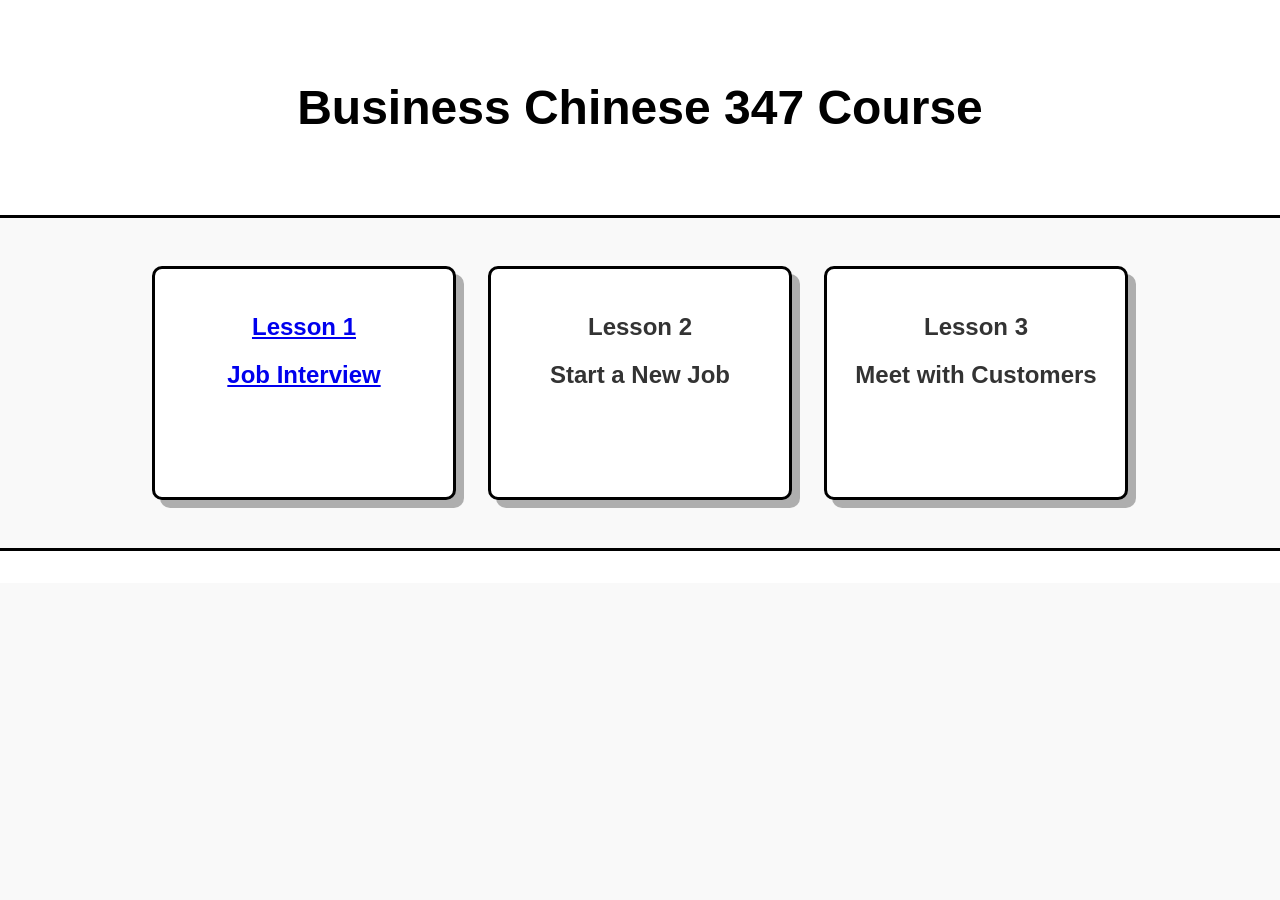
<file: index.html>
<!DOCTYPE html>
<html lang="zh-Hans">
<head>
  <title>Business Chinese Lessons</title>
  <link rel="stylesheet" href="style.css" />
</head>
<body>
  <header>
    <h1><p>Business Chinese 347 Course</p></h1>
  </header>

  <main class="card-container">
    <div class="card">
      <a href="lesson1.html"><h2>Lesson 1</h2>
      <p><h2>Job Interview</h2></p></a>
    </div>

    <div class="card">
      <h2>Lesson 2</h2>
      <p><h2>Start a New Job</h2></p>
    </div>

    <div class="card">
      <h2>Lesson 3</h2>
      <p><h2>Meet with Customers</h2></p>
    </div>
  </main>
  <footer></footer>
</body>
</html>
</file>
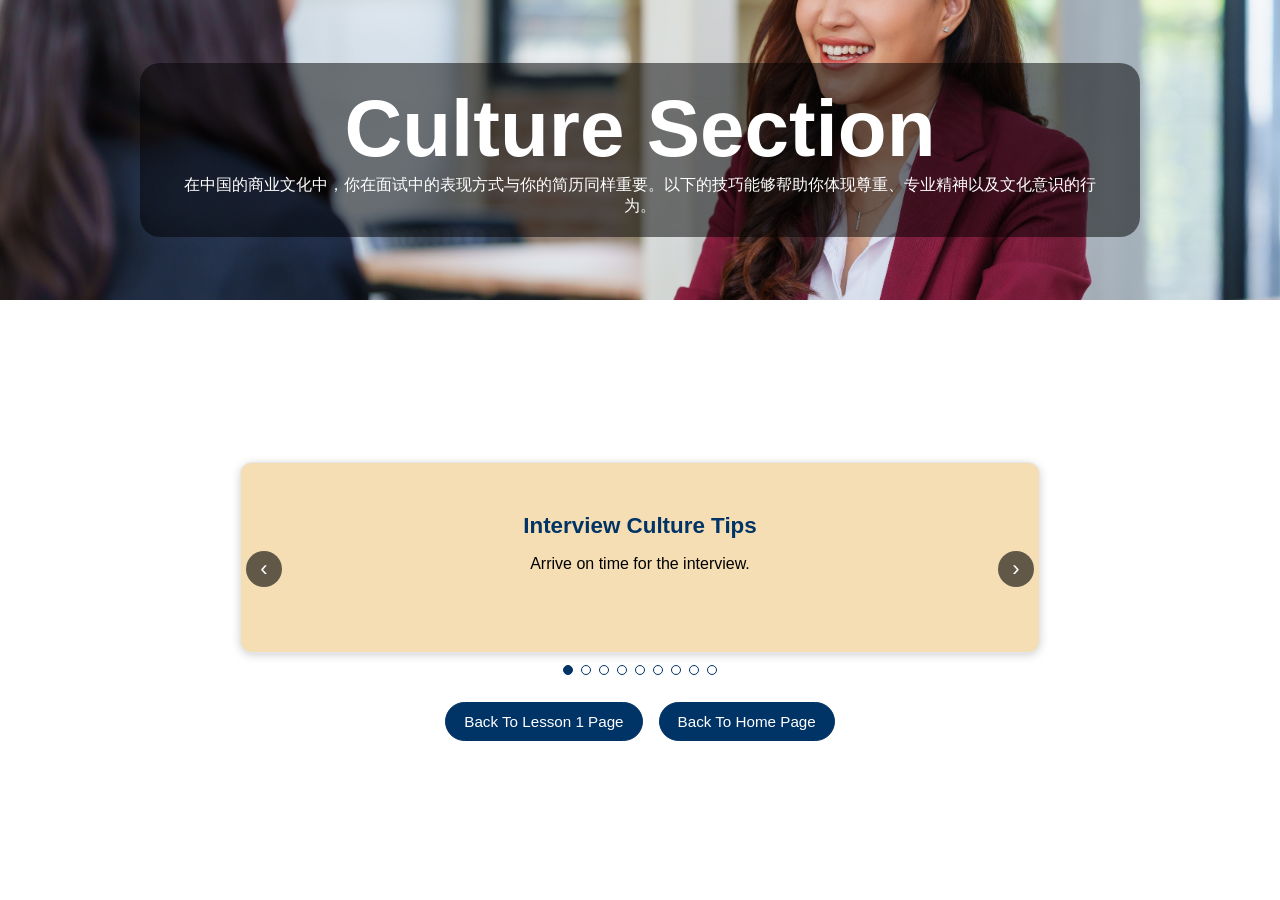
<file: culturesection.html>
<!DOCTYPE html>
<html lang="zh-Hans">
<head>
  <meta charset="UTF-8">
  <title>Culture Section</title>
  <style>
    * {
      margin: 0;
      padding: 0;
      box-sizing: border-box;
    }

    body, html {
      height: 100%;
      width: 100%;
      overflow-x: hidden;
      font-family: Arial, sans-serif;
    }

    header {
      background-image: url("culturesectionimage.jpeg");
      background-position: center;
      background-size: cover;
      background-repeat: no-repeat;
      height: 300px;
      width: 100vw;
      display: flex;
      align-items: center;
      justify-content: center;
      text-align: center;
      color: white;
    }

    .header-content {
      background-color: rgba(0, 0, 0, 0.5);
      padding: 20px 40px;
      border-radius: 20px;
      max-width: 1000px;
      text-align: center;
    }

      header h1 {
      font-size: 5em;
      margin:0;
    }

    /* --- Carousel core --- */
    .carousel {
      position: relative;
      max-width: 800px;
      margin: 18vh auto 0;
    }

    .carousel-viewport {
      overflow: hidden;
      border: 1px solid #e6e6e6;
      border-radius: 12px;
      background: wheat;
      box-shadow: 0 2px 10px rgba(0,0,0,0.18);
    }

    .carousel-track {
      display: flex;
      transition: transform 0.4s ease;
    }

    .carousel-slide {
      min-width: 100%;
      padding: 50px 28px;
      box-sizing: border-box;
      text-align: center;
    }

    .carousel-slide h4 {
      margin-bottom: 12px;
      font-size: 1.4rem;
      color: #003366;
    }

    .carousel-slide p {
      font-size: 1rem;
      line-height: 1.6;
    }

    .carousel-btn {
      position: absolute;
      top: 50%;
      transform: translateY(-50%);
      border: 0;
      background: rgba(0,0,0,0.6);
      color: #fff;
      z-index: 5;
      pointer-events: auto;
      width: 36px;
      height: 36px;
      border-radius: 50%;
      cursor: pointer;
      line-height: 36px;
      text-align: center;
      font-size: 22px;
    }

    .carousel-btn.prev { left: 6px; }
    .carousel-btn.next { right: 6px; }

    .carousel-dots {
      display: flex;
      justify-content: center;
      gap: 8px;
      margin-top: 12px;
    }

    .carousel-dots .dot {
      width: 10px;
      height: 10px;
      border-radius: 50%;
      border: 1px solid #003366;
      background: transparent;
      cursor: pointer;
    }

    .carousel-dots .dot.active {
      background: #003366;
    }

    /* Button bar */
    .button-bar {
      display: flex;
      justify-content: center;
      gap: 16px;
      margin: 30px 0 40px;
      margin-top: 3vh;
    }

    .button-bar button {
      padding: 10px 18px;
      border-radius: 20px;
      border: 1px solid #003366;
      background-color: #003366;
      color: white;
      cursor: pointer;
      font-size: 0.95rem;
    }

    .button-bar button:hover {
      background-color: #00509e;
    }
  </style>
</head>

<body>
  <header>
    <div class="header-content">
      <h1>Culture Section</h1>
      <p>在中国的商业文化中，你在面试中的表现方式与你的简历同样重要。以下的技巧能够帮助你体现尊重、专业精神以及文化意识的行为。</p>
    </div>
  </header>


  <!-- Interview Culture Carousel -->
  <div class="carousel" id="interview-carousel">
    <button class="carousel-btn prev" aria-label="Previous" onclick="changeSlide(-1)">‹</button>

    <div class="carousel-viewport">
      <div class="carousel-track" id="interview-track">
        <!-- Slide 1 -->
        <div class="carousel-slide">
          <h4>Interview Culture Tips</h4>
          <p>Arrive on time for the interview.</p>
        </div>

        <!-- Slide 2 -->
        <div class="carousel-slide">
          <h4>Interview Culture Tips</h4>
          <p>Dress appropriately.</p>
        </div>

        <!-- Slide 3 -->
        <div class="carousel-slide">
          <h4>Interview Culture Tips</h4>
          <p>Pay attention to your speech and behavior: speak at a moderate pace, enunciate clearly, express yourself fluently, stay on point, and think clearly.</p>
        </div>

        <!-- Slide 4 -->
        <div class="carousel-slide">
          <h4>Interview Culture Tips</h4>
          <p>Show respect to the interviewer; do not interrupt them while they are speaking.</p>
        </div>

        <!-- Slide 5 -->
        <div class="carousel-slide">
          <h4>Interview Culture Tips</h4>
          <p>Take the initiative to ask if they need any additional materials or information to better evaluate your qualifications and background.</p>
        </div>

        <!-- Slide 6 -->
        <div class="carousel-slide">
          <h4>Interview Culture Tips</h4>
          <p>Research the company’s history and corporate culture beforehand.</p>
        </div>

        <!-- Slide 7 -->
        <div class="carousel-slide">
          <h4>Interview Culture Tips</h4>
          <p>Use polite expressions, such as “您好,” “谢谢,” and “打扰了”.</p>
        </div>

        <!-- Slide 8 -->
        <div class="carousel-slide">
          <h4>Interview Culture Tips</h4>
          <p>Offer or receive items with both hands.</p>
        </div>

        <!-- Slide 9 -->
        <div class="carousel-slide">
          <h4>Interview Culture Tips</h4>
          <p>Do not sit down unless invited to do so by the interviewer.</p>
        </div>
      </div>
    </div>

    <button class="carousel-btn next" aria-label="Next" onclick="changeSlide(1)">›</button>

    <div class="carousel-dots" id="interview-dots"></div>
  </div>

  <!-- Navigation buttons -->
  <div class="button-bar">
    <a href="lesson1.html"><button>Back To Lesson 1 Page</button></a>
    <a href="homepage.html"><button>Back To Home Page</button></a>
  </div>

  <script>
    let currentIndex = 0;
    let slides = [];
    let dots = [];

    function initInterviewCarousel() {
      const track = document.getElementById('interview-track');
      const dotsWrap = document.getElementById('interview-dots');

      slides = Array.from(track.children);

      // Build dots only once
      dotsWrap.innerHTML = '';
      slides.forEach((_, i) => {
        const d = document.createElement('button');
        d.className = 'dot' + (i === currentIndex ? ' active' : '');
        d.setAttribute('aria-label', 'Go to slide ' + (i + 1));
        d.addEventListener('click', () => goToSlide(i));
        dotsWrap.appendChild(d);
      });

      dots = Array.from(dotsWrap.children);
      updateCarousel();
    }

    function updateCarousel() {
      const track = document.getElementById('interview-track');
      track.style.transform = `translateX(-${currentIndex * 100}%)`;

      dots.forEach(d => d.classList.remove('active'));
      if (dots[currentIndex]) dots[currentIndex].classList.add('active');
    }

    function goToSlide(index) {
      const total = slides.length;
      currentIndex = (index + total) % total; // wrap around
      updateCarousel();
    }

    function changeSlide(delta) {
      goToSlide(currentIndex + delta);
    }

    document.addEventListener('DOMContentLoaded', initInterviewCarousel);
  </script>
</body>
</html>
</file>
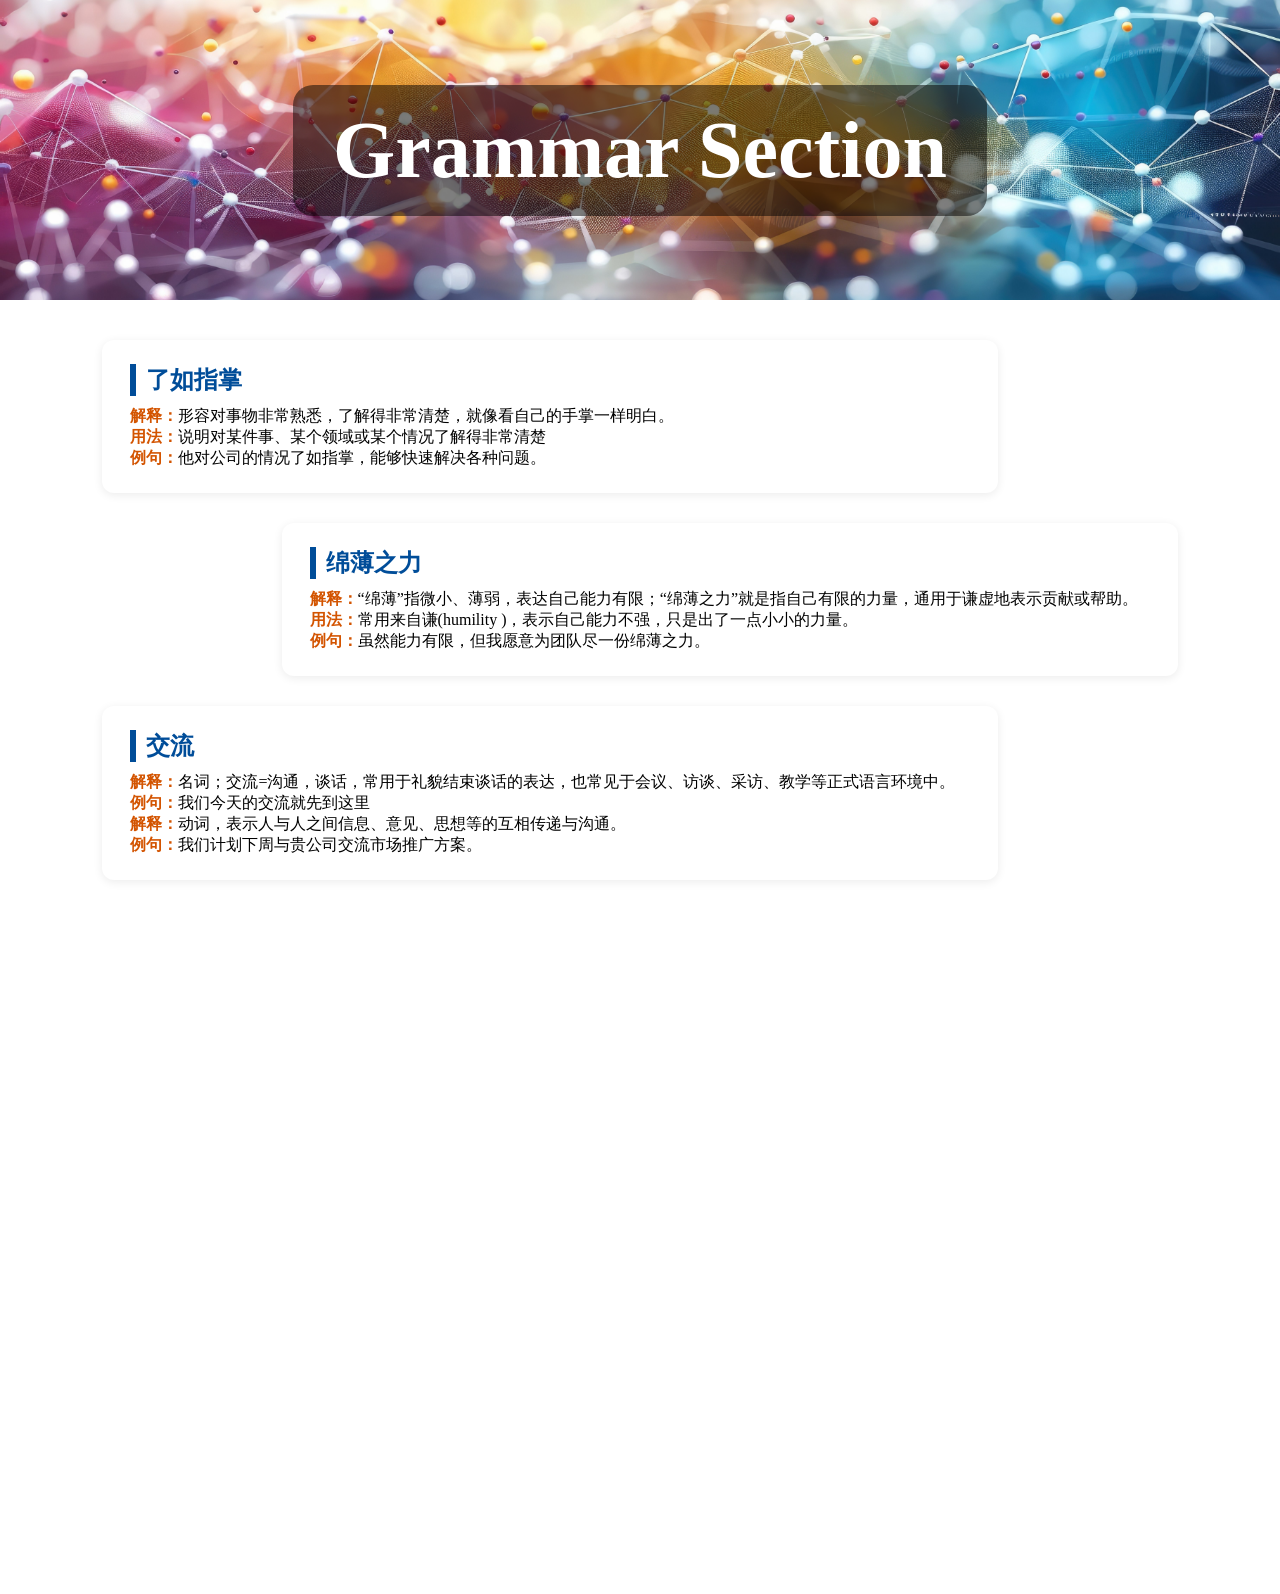
<file: grammarsection.html>
<!DOCTYPE html>
<html lang="zh-Hans">
<head>
<meta charset="UTF-8">
<title>Grammar Section</title>
  <style>
    * {
      margin: 0;
      padding: 0;
      box-sizing: border-box;
    }

    body, html {
      height: 100%;
      width: 100%;
      overflow-x: hidden; 
    }

    header {
      background-image:url("grammarsection\ picture.jpeg");
      background-position: center;
      background-size: cover;
      background-repeat: no-repeat;
      height: 300px;
      width: 100vw;
      display: flex;
      align-items: center;
      justify-content: center;
      text-align: center;
      color: white;
    }
    .header-content {
     background-color: rgba(0, 0, 0, 0.5); 
     padding: 20px 40px;
     border-radius: 20px;
     max-width: 1000px;
     text-align: center;
    }

      header h1 {
      font-size: 5em;
      margin:0;
    }

     .cards-container {
    display: flex;
    flex-direction: column;     
    align-items: stretch;       
    gap: 30px;                  
    width: 100%;
    margin: 40px 0;
  }


    .word-section {
    background: #fff;
    border-radius: 12px;
    box-shadow: 0 2px 10px rgba(0, 0, 0, 0.08);
    padding: 24px 28px;
    width: 70%;                
    max-width: 900px;          
    transition: 0.3s ease;
    cursor: pointer;
  }

    .word-section:hover {
    transform: translateY(-3px);
    box-shadow: 0 6px 16px rgba(0, 0, 0, 0.15);
  }

    .word-section:nth-child(odd) {
    align-self: flex-start;
    margin-left: 8%;
  }

    .word-section:nth-child(even) {
    align-self: flex-end;
    margin-right: 8%;
  }

  h2 {
    color: #004d99;
    margin-bottom: 10px;
    border-left: 6px solid #004d99;
    padding-left: 10px;
  }

  p strong {
    color: #d35400;
  }

  ul {
    margin: 8px 0 8px 1.25em;
  }

  li {
    margin: 6px 0;
  }

   .button-bar {
      display: flex;
      justify-content: center;
      align-items: center;
      gap: 50px;                 
      max-width: 1200px;
      margin: 40px auto 20px;
      padding: 0;
      margin-top: 50px;
}

    button {
      margin: 5px;
      padding: 10px 20px;
      background-color: #1976d2;
      color: white;
      border: none;
      border-radius: 6px;
      font-size: medium;
      cursor: pointer; 
      
    }

    button:hover {
      background-color: #1565c0;
      transform: translateY(-8px);
      box-shadow: 0 6px 14px rgba(0, 0, 0, 0.2);
    }
    </style>
</head>


<body>
  <header>
      <div class="header-content">
      <h1>Grammar Section</h1>
    </div>
  </header>
<div class="cards-container">
    <section class="word-section">
  <h2>了如指掌</h2>
  <p><strong>解释：</strong>形容对事物非常熟悉，了解得非常清楚，就像看自己的手掌一样明白。</p>
  <p><strong>用法：</strong>说明对某件事、某个领域或某个情况了解得非常清楚</p>
  <P><strong>例句：</strong>他对公司的情况了如指掌，能够快速解决各种问题。</p>
    </section>

    <section class="word-section">
  <h2>绵薄之力 </h2>
  <p><strong>解释：</strong>“绵薄”指微小、薄弱，表达自己能力有限；“绵薄之力”就是指自己有限的力量，通用于谦虚地表示贡献或帮助。</p>
  <p><strong>用法：</strong>常用来自谦(humility )，表示自己能力不强，只是出了一点小小的力量。</p>
  <p><strong>例句：</strong>虽然能力有限，但我愿意为团队尽一份绵薄之力。</p>
    </section>

    <section class="word-section">
  <h2>交流</h2>
  <P><strong>解释：</strong>名词；交流=沟通，谈话，常用于礼貌结束谈话的表达，也常见于会议、访谈、采访、教学等正式语言环境中。</P>
  <p><strong>例句：</strong>我们今天的交流就先到这里</p>
  <p><strong>解释：</strong>动词，表示人与人之间信息、意见、思想等的互相传递与沟通。</p>
  <p><strong>例句：</strong>我们计划下周与贵公司交流市场推广方案。</p>
    </section>

    <section class="word-section">
  <h2>携手共进</h2>
  <p><strong>解释：</strong>“携手”指手拉手，“共进”指一起前进，整体表示双方或多方共同努力向前发展(move forward)。</p>
  <p><strong>用法：</strong>多用于表达合作共赢、共同努力的美好愿望。</p>
  <p><strong>例句：</strong>我们期待与各方携手共进，实现互利共赢 (mutual benefit and win-win )。</p>
        </section>

    <section class="word-section">
  <h2>于</h2>
  <p><strong>解释：</strong>介词，用来引出动作的对象、地点、时间等。多用在书面语或正是表达。口语中常被“在”、“对”、“向”等更口语化的介词替代。比如：</p>
   <ul><li>聚焦+于+对象：表示把焦点放在。</li>
       <li>专注+于+对象： 强调专心做某事。</li>
       <li>致力+于+目标：表示努力做。。。</li>
       <li>成立+于+时间/地点： 表示发生的时间点或者位置。</li></ul>
  <p><strong>例句：</strong>本次会议将聚焦于品牌建设和产品研发。</p>
  <p><strong>例句：</strong>这家公司多年来一直专注于烘培技术的研发。</p>
  <p><strong>例句：</strong>我们这几年致力于打造产品在全球的知名度。</p>
    </section>

     <div class="button-bar">
    <a href="lesson1.html"><button >Back To Lesson 1 Page</button></a>
    <a href="homepage.html"><button >Back To Home Page</button></a>
  </div>

</div>

<script>
  const cards = document.querySelectorAll(".word-section");

  cards.forEach(function(card) {
    card.addEventListener("click", function() {
      if (card.style.backgroundColor === "lightblue") {
        card.style.backgroundColor = "#fff"; // back to your original white
        card.style.boxShadow = "0 2px 10px rgba(0, 0, 0, 0.08)";
      } else {
        card.style.backgroundColor = "lightblue";
        card.style.boxShadow = "0 4px 12px rgba(0, 0, 0, 0.15)";
      }
    });
  });
</script>
</body>
</file>
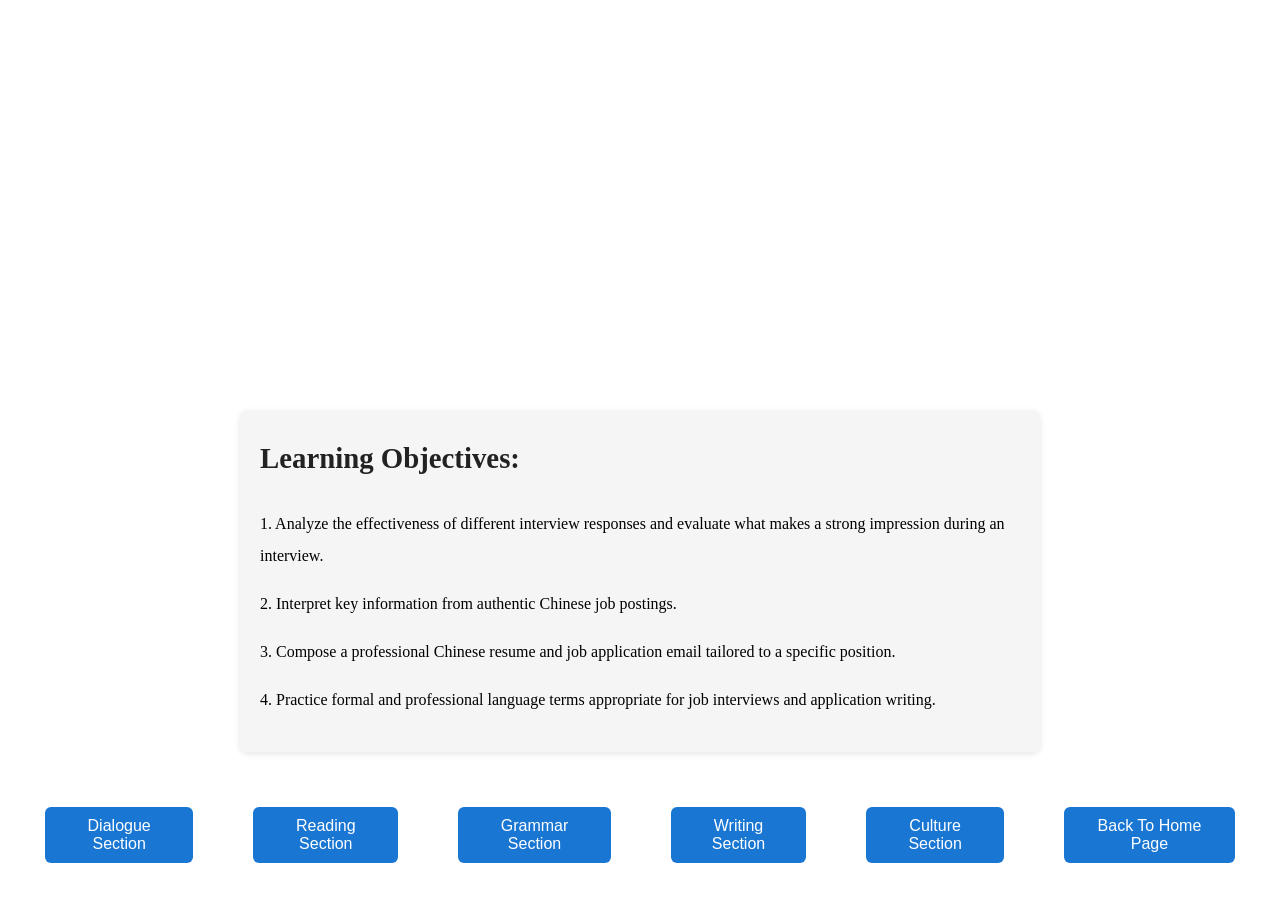
<file: lesson1.html>
<!DOCTYPE html>
<html lang="en">
<head>
  <meta charset="UTF-8">
  <title>Business Chinese Lessons</title>
  <style>
    * {
      margin: 0;
      padding: 0;
      box-sizing: border-box;
    }

    body, html {
      height: 100%;
      width: 100%;
      overflow-x: hidden; 
    }

    header {
      background-image: url("lesson1pageimage.jpeg");
      background-position: center;
      background-size: cover;
      background-repeat: no-repeat;
      height: 350px;
      width: 100vw;
      display: flex;
      align-items: center;
      justify-content: center;
      text-align: center;
      color: white;
    }

      header h1 {
      font-size: 5em;
      margin-bottom: 20px;
    }
      
    .learning-objectives {
     max-width: 800px;           /* keeps text at a comfortable reading width */
     margin: 60px auto 40px;     /* centers horizontally and adds space above/below */
     text-align: left;         /* center-align text */
     line-height: 2;             /* "double-space" between lines */
    }

     .learning-objectives h2 {
     margin-bottom: 20px;
     font-size: 1.8em;
     color: #222;
    }

     .learning-objectives ul {
     list-style: none;           /* remove bullet points for cleaner look */
     padding: 0;
    }

      .learning-objectives li {
      margin-bottom: 16px;        /* little space between each line */
    }

     .button-bar {
      display: flex;
      justify-content: center;
      align-items: center;
      gap: 50px;                 
      max-width: 1200px;
      margin: 40px auto 20px;
      padding: 0;
      margin-top: 50px;
}

    button {
      margin: 5px;
      padding: 10px 20px;
      background-color: #1976d2;
      color: white;
      border: none;
      border-radius: 6px;
      font-size: medium;
      cursor: pointer; 
      
    }

    button:hover {
      background-color: #1565c0;
      transform: translateY(-8px);
      box-shadow: 0 6px 14px rgba(0, 0, 0, 0.2);
    }

    section {
      background: whitesmoke;
      padding: 20px;
      margin-top: 20px;
      border-radius: 8px;
      box-shadow: 0 2px 6px rgba(0,0,0,0.1);
    }

  
  </style>
</head>
<body>
  <header>
     <h1> Lesson 1: Job Interview</h1>
  </header>
 <section class="learning-objectives">
  <h2>Learning Objectives:</h2>
  <ul>
    <li>1. Analyze the effectiveness of different interview responses and evaluate what makes a strong impression during an interview.</li>
    <li>2. Interpret key information from authentic Chinese job postings.</li>
    <li>3. Compose a professional Chinese resume and job application email tailored to a specific position.</li>
    <li>4. Practice formal and professional language terms appropriate for job interviews and application writing.</li>
  </ul>
  </section>

  <div class="button-bar">
    <a href="dialoguesection.html"><button >Dialogue Section</button></a>
    <a href="readingsection.html"><button >Reading Section</button></a>
    <a href="grammarsection.html"><button >Grammar Section</button></a>
    <a href="writingsection.html"><button >Writing Section</button></a> 
    <a href="culturesection.html"><button >Culture Section</button></a> 
    <a href="homepage.html"><button >Back To Home Page</button></a>
  </div>


  
</body>
</html>
</file>
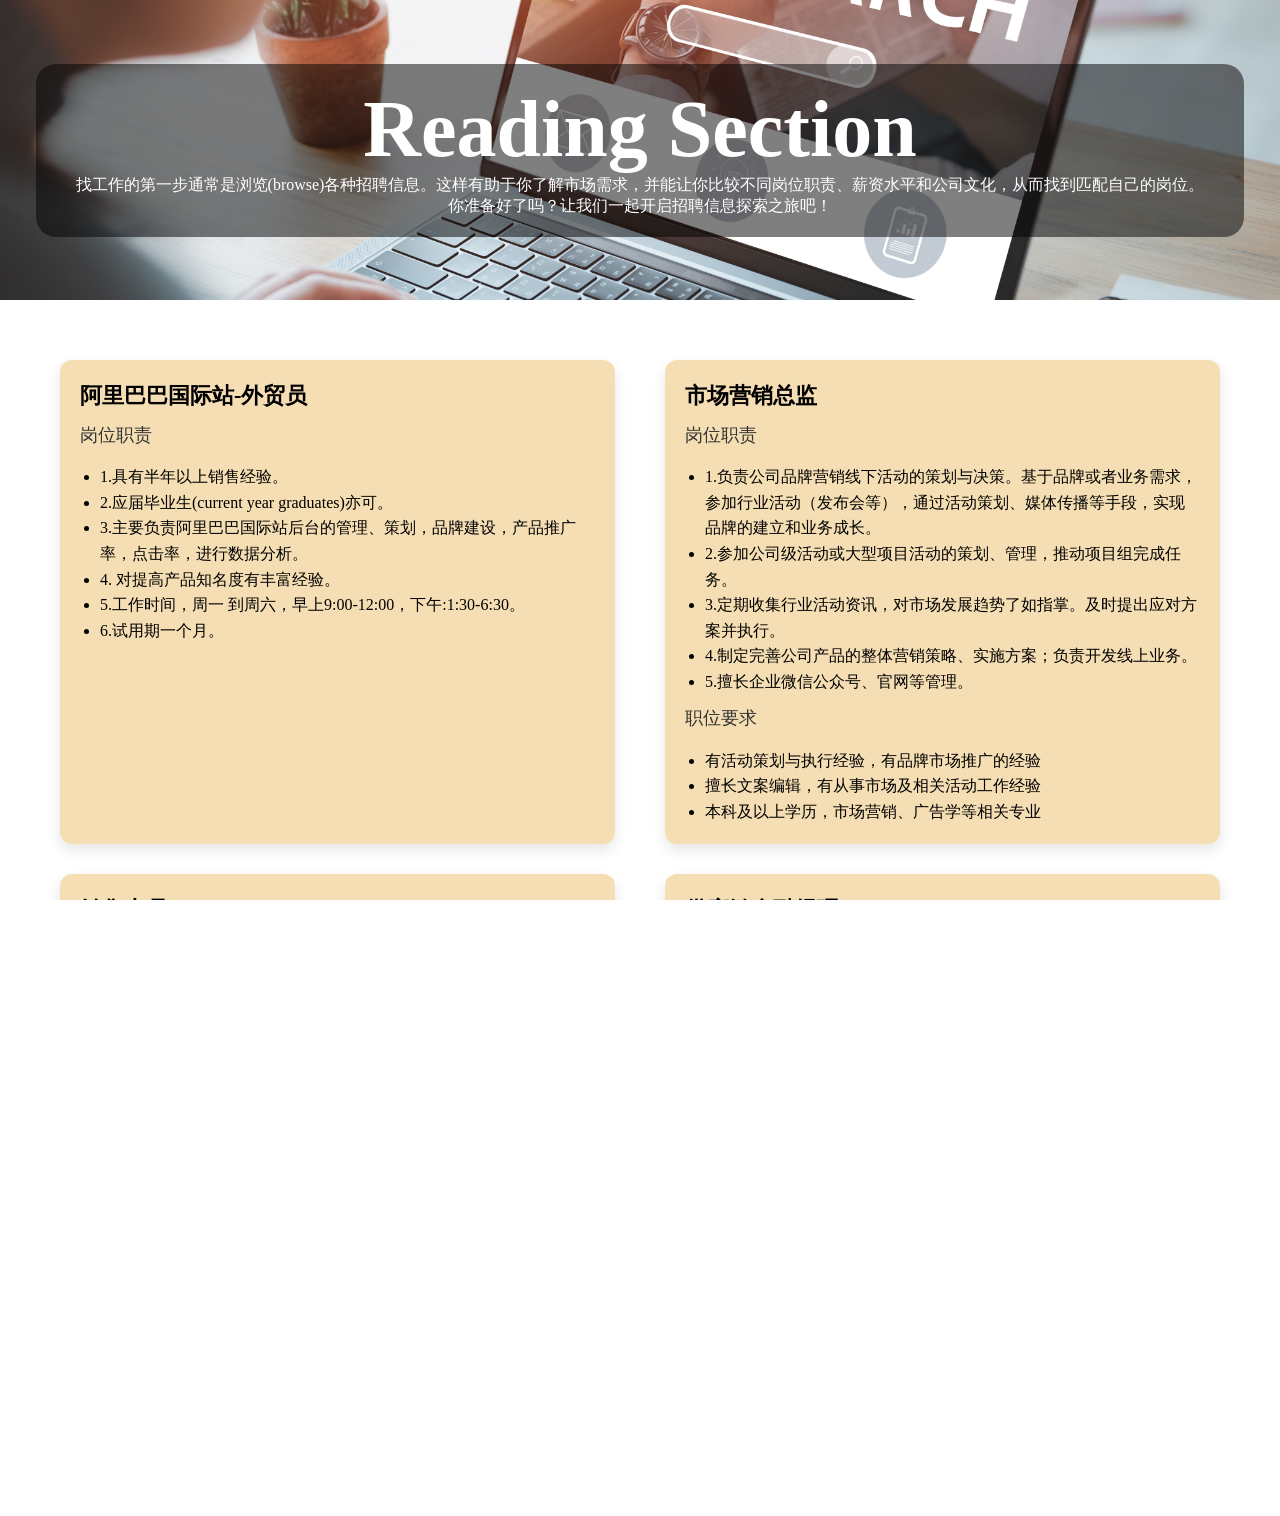
<file: readingsection.html>
<!DOCTYPE html>
<html lang="zh-Hans">
<head>
<meta charset="UTF-8">
<title>Reading Section</title>


<style>
  * {
      margin: 0;
      padding: 0;
      box-sizing: border-box;
  }

    body, html {
      height: 100%;
      width: 100%;
      overflow-x: hidden; 
    }

/* Background header */
header {
  background-image: url("AdobeStock_423622711.jpeg");
  background-size: cover;
  background-position: center;
  height: 300px;
  width: 100vw;
  display: flex;
  align-items: center;
  justify-content: center;
  text-align: center;
  color: white;
}

/* Inner container for heading + text */

.header-content {
  background-color: rgba(0, 0, 0, 0.5); 
  padding: 20px 40px;
  border-radius: 20px;
  max-width: 2000px;
}
   header h1 {
      font-size: 5em;
      margin:0;
    }

</style>

<style>
/* Card Section Layout */
.card-section {
  display: grid;
  grid-template-columns: repeat(2,minmax(320px,1fr));
  gap: 50px;                 
  max-width: 1200px;
  margin: 60px auto;
  padding: 0 20px;
}

/* Each Card */
.card {
  background: wheat;
  border-radius: 12px;
  box-shadow: 0 6px 14px rgba(0,0,0,.1);
  padding: 20px;
  display: flex;
  flex-direction: column;
  box-sizing: border-box;
  height: auto; 
  margin-bottom: 30px; 
  cursor: pointer;               
}

/* Card hover effect */
.card:hover {
  transform: translateY(-8px);
  box-shadow: 0 6px 14px rgba(0, 0, 0, 0.2);
}

/* Card text styles */
.card h2 {
  color: black;
  margin-bottom: 10px;
  font-size: 1.4em;
}

.card p {
  font-size: 1.1em;
  color: #333;
  line-height: 1.6;
  margin-bottom: 10px;
}

.card ul {
  padding-left: 20px;
  margin-top: 5px;
  line-height: 1.6;
}


     .button-bar {
      display: flex;
      justify-content: center;
      align-items: center;
      gap: 50px;                 
      max-width: 1200px;
      margin: 40px auto 20px;
      padding: 0;
      margin-top: 50px;
}

    button {
      margin: 5px;
      padding: 10px 20px;
      background-color: #1976d2;
      color: white;
      border: none;
      border-radius: 6px;
      font-size: medium;
      cursor: pointer; 
      
    }

    button:hover {
      background-color: #1565c0;
      transform: translateY(-8px);
      box-shadow: 0 6px 14px rgba(0, 0, 0, 0.2);
    }

</style>

<script>
function equalizeCardHeights() {
  const cards = Array.from(document.querySelectorAll('.card'));
  // reset any previous inline height
  cards.forEach(c => c.style.height = 'auto');
  // find tallest
  const maxH = Math.max(...cards.map(c => c.offsetHeight));
  // set all to tallest
  cards.forEach(c => c.style.height = maxH + 'px');
}
window.addEventListener('load', equalizeCardHeights);
window.addEventListener('resize', () => {
  // debounce a bit for performance
  clearTimeout(window.__eqTimer);
  window.__eqTimer = setTimeout(equalizeCardHeights, 120);
});
</script>


<body>
  <header>
    <div class="header-content">
      <h1>Reading Section</h1>
      <p>找工作的第一步通常是浏览(browse)各种招聘信息。这样有助于你了解市场需求，并能让你比较不同岗位职责、薪资水平和公司文化，从而找到匹配自己的岗位。</p>
      <p>你准备好了吗？让我们一起开启招聘信息探索之旅吧！</p>
    </div>
  </header>

  <section class="card-section">
    <div class="card-row">
    <div class="card">
<h2>阿里巴巴国际站-外贸员</h2>
  <p>岗位职责
        <ul>
<li>1.具有半年以上销售经验。</li>
<li>2.应届毕业生(current year graduates)亦可。</li>
<li>3.主要负责阿里巴巴国际站后台的管理、策划，品牌建设，产品推广率，点击率，进行数据分析。</li>
<li>4. 对提高产品知名度有丰富经验。</li>
<li>5.工作时间，周一 到周六，早上9:00-12:00，下午:1:30-6:30。</li>
<li>6.试用期一个月。</li>
</ul>
</p>
    </div>
  
  <div class="card">
<h2>销售专员</h2>
  <p>岗位职责
        <ul>
<li>1.负责公司产品的市场开发、推广等。</li>
<li>2.负责产品销售团队的管理等。</li>
<li>3.进行客户开发推广等。</li>
<li>4.制定完善公司产品的整体营销策略、实施方案；负责开发线上业务。</li>
<li>5.协助进行市场开发，协调公司新产品开发及原有产品改进等。</li>
</ul>
</p>
  <p>职位要求</p>
      <ul>
<li>硕士及以上学历</li>
<li>擅长文案编辑，具备较强沟通能力</li>
<li>了解主要客户需求；具备很强的执行力</li>
<li>工作责任心强，能承受紧张的工作压力及出差，具备团队合作精神，擅长加强团队凝聚力</li>
      </ul>
    </div>
    </div>

   <div class="card-row">
    <div class="card">
<h2>市场营销总监</h2>
  <p>岗位职责
        <ul>
<li>1.负责公司品牌营销线下活动的策划与决策。基于品牌或者业务需求，参加行业活动（发布会等），通过活动策划、媒体传播等手段，实现品牌的建立和业务成长。</li>
<li>2.参加公司级活动或大型项目活动的策划、管理，推动项目组完成任务。</li>
<li>3.定期收集行业活动资讯，对市场发展趋势了如指掌。及时提出应对方案并执行。</li>
<li>4.制定完善公司产品的整体营销策略、实施方案；负责开发线上业务。</li>
<li>5.擅长企业微信公众号、官网等管理。</li>
</ul>
</p>
  <p>职位要求</p>
      <ul>
<li>有活动策划与执行经验，有品牌市场推广的经验</li>
<li>擅长文案编辑，有从事市场及相关活动工作经验</li>
<li>本科及以上学历，市场营销、广告学等相关专业</li>
      </ul>
    </div>

  <div class="card">
<h2>供应链金融经理</h2>
  <p>岗位职责
        <ul>
<li>1.开发供应链金融业务，建立长期良好的客户关系，以及维护已有的客户关系。</li>
<li>2.负责项目的调研、策划、决策等。</li>
<li>3.负责整体业务的解决方案对接和内外部协调，保证业务的成功落地。</li>
<li>4.负责产品的研发，积极探索供应链金融的创新技术。</li>
</ul>
</p>
  <p>职位要求</p>
      <ul>
<li>3年及以上供应链金融相关行业工作经验</li>
<li>有丰富供应链相关业务流程及每个业务环节的相关经验</li>
<li>具备优秀的沟通表达能力，问题解决能力，执行力，团队凝聚力以及出色的业务开发能力</li>
<li>具有相关法律知识</li>
      </ul>
    </div>
    </div> 
  </section>

  <div class="button-bar">
    <a href="lesson1.html"><button >Back To Lesson 1 Page</button></a>
    <a href="homepage.html"><button >Back To Home Page</button></a>
  </div>

  <script>
  const cards = document.querySelectorAll(".card");

  cards.forEach(function(card) {
    card.addEventListener("click", function() {
      if (card.style.backgroundColor === "lightblue") {
        card.style.backgroundColor = "wheat"; 
        card.style.boxShadow = "0 2px 10px rgba(0, 0, 0, 0.08)";
      } else {
        card.style.backgroundColor = "lightblue";
        card.style.boxShadow = "0 4px 12px rgba(0, 0, 0, 0.15)";
      }
    });
  });
</script>
</body>
</html>
</file>
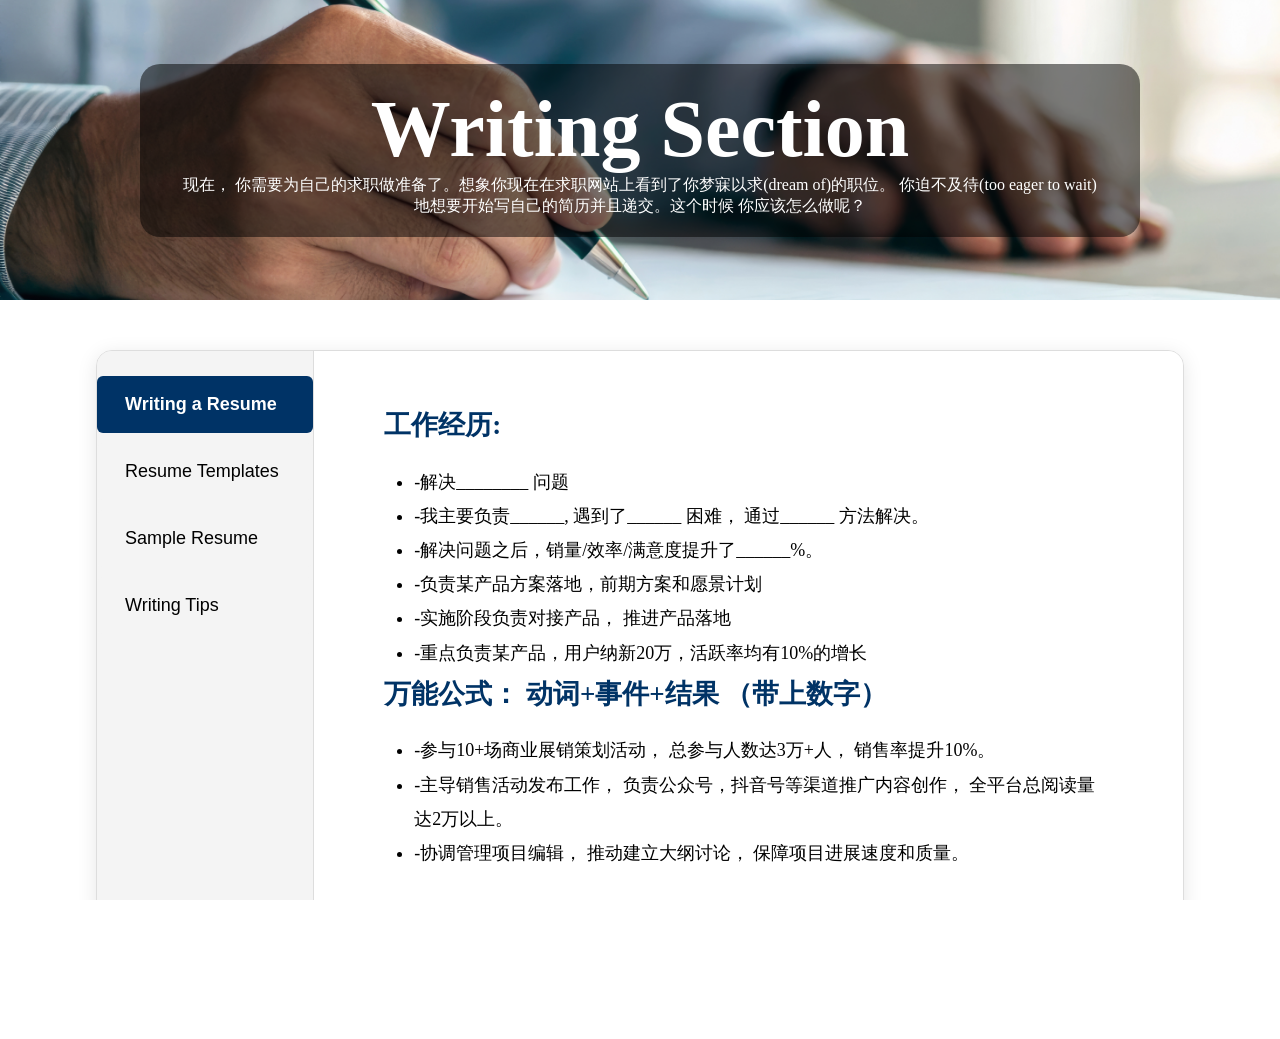
<file: writingsection.html>
<!DOCTYPE html>
<html lang="zh-Hans">
<head>
    <title>Writing Section</title>
      <style>
    * {
      margin: 0;
      padding: 0;
      box-sizing: border-box;
    }

    body, html {
      height: 100%;
      width: 100%;
      overflow-x: hidden; 
    }

    header {
      background-image:url("writingpageheader.jpeg");
      background-position: center;
      background-size: cover;
      background-repeat: no-repeat;
      height: 300px;
      width: 100vw;
      display: flex;
      align-items: center;
      justify-content: center;
      text-align: center;
      color: white;
    }
    .header-content {
     background-color: rgba(0, 0, 0, 0.5); 
     padding: 20px 40px;
     border-radius: 20px;
     max-width: 1000px;
     text-align: center;
    }

      header h1 {
      font-size: 5em;
      margin:0;
    }

/* Whole tab container */
.dp-panels-wrapper {
  display: flex;
  flex-direction: row; /* ✅ ensures left-to-right layout */
  width: 85%;
  max-width: 1300px;
  margin: 50px auto;
  background-color: #f9f9f9;
  border: 1px solid #ddd;
  border-radius: 16px;
  overflow: hidden;
  box-shadow: 0 4px 20px rgba(0,0,0,0.1);
  font-size: 18px;           /* ✅ increase base text size */
  line-height: 1.8;          /* ✅ easier to read */
}

/* Left side: button list */
.dp-panel-buttons {
  display: flex;
  flex-direction: column; /* ✅ makes buttons vertical */
  width: 20%;
  background-color: #f4f4f4;
  border-right: 1px solid #ddd;
  padding: 20px 0;
}

/* Button style */
.dp-panel-buttons button {
  background-color: #f4f4f4;
  border: none;
  outline: none;
  text-align: left;
  padding: 18px 28px;
  margin: 5px 0;
  border-radius: 6px;
  cursor: pointer;
  transition: background-color 0.3s ease, color 0.3s;
  font-size: 18px;
}

.dp-panel-buttons button:hover {
  background-color: #ddd;
  padding-left: 36px;  
}

.dp-panel-buttons button.active {
  background-color: #003366;
  color: white;
  font-weight: bold;
}

/* Right side: content area */
.dp-panel-content {
  flex: 1;
  padding: 50px 70px;
  display: none; /* hide all by default */
  background-color: white;
}

.dp-panel-content.active {
  display: block;
}

/* Adjust heading and list spacing for readability */
.dp-panel-content h2, .dp-panel-content h3 {
  color: #003366;
  margin-bottom: 15px;
}

.dp-panel-content ul {
  margin-left: 30px;
  line-height: 1.9;
}

.carousel-slide img {
  display: block;
  max-width: 100%;         /* responsive */
  max-height: 600px;       /* limit height */
  margin: 20px auto;       /* center horizontally */
  border-radius: 10px;
  box-shadow: 0 4px 16px rgba(0,0,0,0.2);
  object-fit: contain;     /* keeps full image visible */
  transition: transform 0.3s ease;
}


/* Carousel core */
.carousel { position: relative; max-width: 1200px; margin: 20px auto 0; }
.carousel-viewport { overflow: hidden; border: 1px solid #e6e6e6; border-radius: 12px; background: #fff; box-shadow: 0 2px 10px rgba(0,0,0,0.06); }
.carousel-track { display: flex; transition: transform 0.4s ease; }
.carousel-slide { min-width: 100%; padding: 24px 28px; box-sizing: border-box; text-align: center;}

.carousel-btn {
  position: absolute; top: 50%; transform: translateY(-50%);
  border: 0; background: rgba(0,0,0,0.6); color: #fff;
  z-index: 5;                      /* ✅ sit above slides/viewport */
  pointer-events: auto;    
  width: 36px; height: 36px; border-radius: 50%;
  cursor: pointer; line-height: 36px; text-align: center; font-size: 22px;
}
.carousel-btn.prev { left: 6px; }
.carousel-btn.next { right: 6px; }

.carousel-dots { display: flex; justify-content: center; gap: 8px; margin-top: 12px; }
.carousel-dots .dot { width: 10px; height: 10px; border-radius: 50%; border: 1px solid #003366; background: transparent; cursor: pointer; }
.carousel-dots .dot.active { background: #003366; }

.download-btn {
  display: inline-block;
  margin-top: 15px;
  padding: 10px 18px;
  background-color: #003366;
  color: #fff;
  font-size: 12px;
  border-radius: 6px;
  text-decoration: none;
  transition: background-color 0.3s ease, transform 0.2s ease;
}

.download-btn:hover {
  background-color: #0055aa;
  transform: translateY(-2px);
}

/* Sample Resume image styling */
#Sample-Resume img {
  display: block;             /* ensures it takes up its own line */
  max-width: 100%;             /* fits nicely within the content area */
  max-height: 700px;          /* limit so it doesn't get too tall */
  margin: 30px auto;          /* centers the image horizontally with top/bottom spacing */
  border-radius: 10px;        /* soft rounded corners */
  box-shadow: 0 4px 16px rgba(0,0,0,0.2); /* subtle shadow for depth */
  object-fit: contain;        /* keeps the full resume visible, no stretching */
}

 .button-bar {
      display: flex;
      justify-content: center;
      align-items: center;
      gap: 50px;                 
      max-width: 1200px;
      margin: 40px auto 20px;
      padding: 0;
      margin-top: 50px;
      }

.button-bar button {
      margin: 5px;
      padding: 10px 20px;
      background-color: #1976d2;
      color: white;
      border: none;
      border-radius: 6px;
      font-size: medium;
      cursor: pointer; 
      
    }

    .button-bar button:hover {
      background-color: #1565c0;
      transform: translateY(-8px);
      box-shadow: 0 6px 14px rgba(0, 0, 0, 0.2);
    }
</style>
</head>

<body>
    <header>
        <div class="header-content">
<h1>Writing Section</h1>
<p>现在， 你需要为自己的求职做准备了。想象你现在在求职网站上看到了你梦寐以求(dream of)的职位。 你迫不及待(too eager to wait)地想要开始写自己的简历并且递交。这个时候 你应该怎么做呢？</p>
        </div>
    </header>
    
    <div class="dp-panels-wrapper">
    <div class="dp-panel-buttons">
    <button class="tab-btn active" onclick="openTab(event, 'writing-a-Resume')">Writing a Resume</button>
    <button class="tab-btn" onclick="openTab(event, 'Resume-Templates')">Resume Templates</button>
    <button class="tab-btn" onclick="openTab(event, 'Sample-Resume')">Sample Resume</button>
    <button class="tab-btn" onclick="openTab(event, 'Writing-Tips')">Writing Tips</button>
  </div>
   
    
    <div class="dp-panel-content active" id="writing-a-Resume">
      <h2>工作经历:</h2>
        <ul>
        <li>-解决________ 问题</li>
        <li>-我主要负责______, 遇到了______ 困难， 通过______ 方法解决。</li>
        <li>-解决问题之后，销量/效率/满意度提升了______%。</li>
        <li>-负责某产品方案落地，前期方案和愿景计划</li>
        <li>-实施阶段负责对接产品， 推进产品落地</li>
        <li>-重点负责某产品，用户纳新20万，活跃率均有10%的增长</li>
      </ul>

       <h2>万能公式： 动词+事件+结果 （带上数字）</h2>
        <ul>
            <li>-参与10+场商业展销策划活动， 总参与人数达3万+人， 销售率提升10%。</li>
            <li>-主导销售活动发布工作， 负责公众号，抖音号等渠道推广内容创作， 全平台总阅读量达2万以上。</li>
            <Li>-协调管理项目编辑， 推动建立大纲讨论， 保障项目进展速度和质量。</Li>
        </ul>
    </div>
 
     <div class="dp-panel-content" id="Resume-Templates">
       <div class="carousel" id="resume-carousel">
    <button class="carousel-btn prev" aria-label="Previous" onclick="slideTemplates(-1)">‹</button>

    <div class="carousel-viewport">
      <div class="carousel-track">
        <!-- Slide 1 -->
        <div class="carousel-slide">
          <h4>Template 1</h4>
          <img src="resume template 1.jpg" alt="Template 1 preview">
           <a href="resume-template-1.docx" download class="download-btn">Download Template 1</a>
        </div>

        <!-- Slide 2 -->
        <div class="carousel-slide">
          <h4>Template 2</h4>
          <img src="resume template2.jpg" alt="Template 2 preview">
           <a href="resume-template-2.docx" download class="download-btn">Download Template 2</a>
        </div>

        <!-- Slide 3 -->
        <div class="carousel-slide">
          <h4>Template 3</h4>
         <img src="resume template 3.jpg" alt="Template 3 preview">
          <a href="resume-template-3.docx" download class="download-btn">Download Template 3</a>
        </div>

        <!-- Slide 4 -->
        <div class="carousel-slide">
          <h4>Template 4</h4>
          <img src="resume template 4.jpg" alt="Template 4 preview">
           <a href="resume-template-4.docx" download class="download-btn">Download Template 4</a>
        </div>
      </div>
    </div>

    <button class="carousel-btn next" aria-label="Next" onclick="slideTemplates(1)">›</button>
    <div class="carousel-dots" id="resume-dots"></div>
  </div>
</div>
 

  <div class="dp-panel-content" id="Sample-Resume">
      <img src="sampleresume.jpg" alt="Sample Resume">
    </div>

  <div class="dp-panel-content" id="Writing-Tips">
      <h2>Tips：线上递交简历，这些细节要注意。</h2>
    <p>-邮件标题：一般情况，招聘公司对于求职者的电子邮件有具体的邮件标题格式要求。求职者应按照职位要求书写。如果没有， 要在邮件标题中， 写清楚自己的姓名和申请职位. 如： 姓名+应聘销售助理</p>
    <p>-标题应该避免过多于职位申请无关或者其它过于花哨的内容。</p>
    <p>-正文： 用一两句话介绍自己和对职位的兴趣。列出自己的主要竞争优势和职位的匹配度并强调自己的简历附件， 最后提供联系方式，进一步表达自己的意向。（附上自己的电子版简历）</p>
    <p>-附件的标题和招聘公司要求一致， 或者与标题一致</p>
    <p>-PDF格式</p>
    </div>
</div>

  <div class="button-bar">
    <a href="lesson1.html"><button >Back To Lesson 1 Page</button></a>
    <a href="homepage.html"><button >Back To Home Page</button></a>
  </div>

<script>
function openTab(evt, tabId) {
  document.querySelectorAll(".dp-panel-content").forEach(c => c.classList.remove("active"));
  document.querySelectorAll(".tab-btn").forEach(b => b.classList.remove("active"));

  document.getElementById(tabId).classList.add("active");
  evt.currentTarget.classList.add("active");

  // init the carousel when switching to the resume tab
  if (tabId === 'Resume-Templates') {
    setTimeout(initResumeCarousel, 0);
  }
}
</script>

<script>
let resumeIndex = 0;
let resumeReady = false;

function initResumeCarousel() {
  const track = document.querySelector('#Resume-Templates .carousel-track');
  const dotsWrap = document.getElementById('resume-dots');
  if (!track || !dotsWrap) return;

  const slides = Array.from(track.children);

  if (!dotsWrap.dataset.built) {
    dotsWrap.innerHTML = '';
    slides.forEach((_, i) => {
      const d = document.createElement('button');
      d.className = 'dot' + (i === resumeIndex ? ' active' : '');
      d.setAttribute('aria-label', 'Go to slide ' + (i + 1));
      d.addEventListener('click', () => goToResumeSlide(i));
      dotsWrap.appendChild(d);
    });
    dotsWrap.dataset.built = '1';
  }

  resumeReady = true;
  goToResumeSlide(resumeIndex);
}

function goToResumeSlide(n) {
  const track = document.querySelector('#Resume-Templates .carousel-track');
  const dots = document.querySelectorAll('#resume-dots .dot');
  if (!track) return;

  const slides = Array.from(track.children);
  if (!slides.length) return;

  resumeIndex = (n + slides.length) % slides.length;
  track.style.transform = `translateX(-${resumeIndex * 100}%)`;

  dots.forEach(d => d.classList.remove('active'));
  if (dots[resumeIndex]) dots[resumeIndex].classList.add('active');
}

function slideTemplates(delta) {
  if (!resumeReady) initResumeCarousel();
  goToResumeSlide(resumeIndex + delta);
}

// Initialize on load only if that tab is active at start
document.addEventListener('DOMContentLoaded', () => {
  const isTemplatesActive = document.getElementById('Resume-Templates')?.classList.contains('active');
  if (isTemplatesActive) initResumeCarousel();
});
</script>
</body>
</file>
<file: style.css>
/* General page style */
body {
  font-family: "Noto Sans SC", "Microsoft YaHei", Arial, sans-serif;
  margin: 0;
  background-color: #f9f9f9;
  text-align: center;
  color: #333;
}

/* Header */
header {
  background-color: hsl(0, 0%, 100%);
  padding: 2rem 1rem;
  border-bottom: 3px solid #000;

}

header h1 {
  font-size: 2rem;
  margin-bottom: 0.5rem;
}

header p {
  font-size: 3rem;
  color: black;
}

/* Card layout */
.card-container {
  display: flex;
  justify-content: center;
  flex-wrap: wrap;
  gap: 2rem;
  padding: 3rem 1rem;
}

/* Card style */
.card {
  background-color: #fff;
  border: 3px solid #000;
  box-shadow: 8px 8px 0 rgba(0, 0, 0, 0.3);
  border-radius: 10px;
  width: 250px;
  height: 180px;
  padding: 1.5rem;
  transition: transform 0.2s, box-shadow 0.2s;
}

.card:hover {
  transform: translateY(-5px);
  box-shadow: 12px 12px 0 rgba(0, 0, 0, 0.4);
}

.card h2 {
  font-size: 1.5rem;
  margin-bottom: 1rem;
}

.card p {
  font-size: 1.2rem;
  line-height: 1.4;
}

/* Footer */
footer {
  background-color: #fff;
  padding: 1rem;
  border-top: 3px solid #000;
  font-size: 0.9rem;
  color: white;
}
</file>
